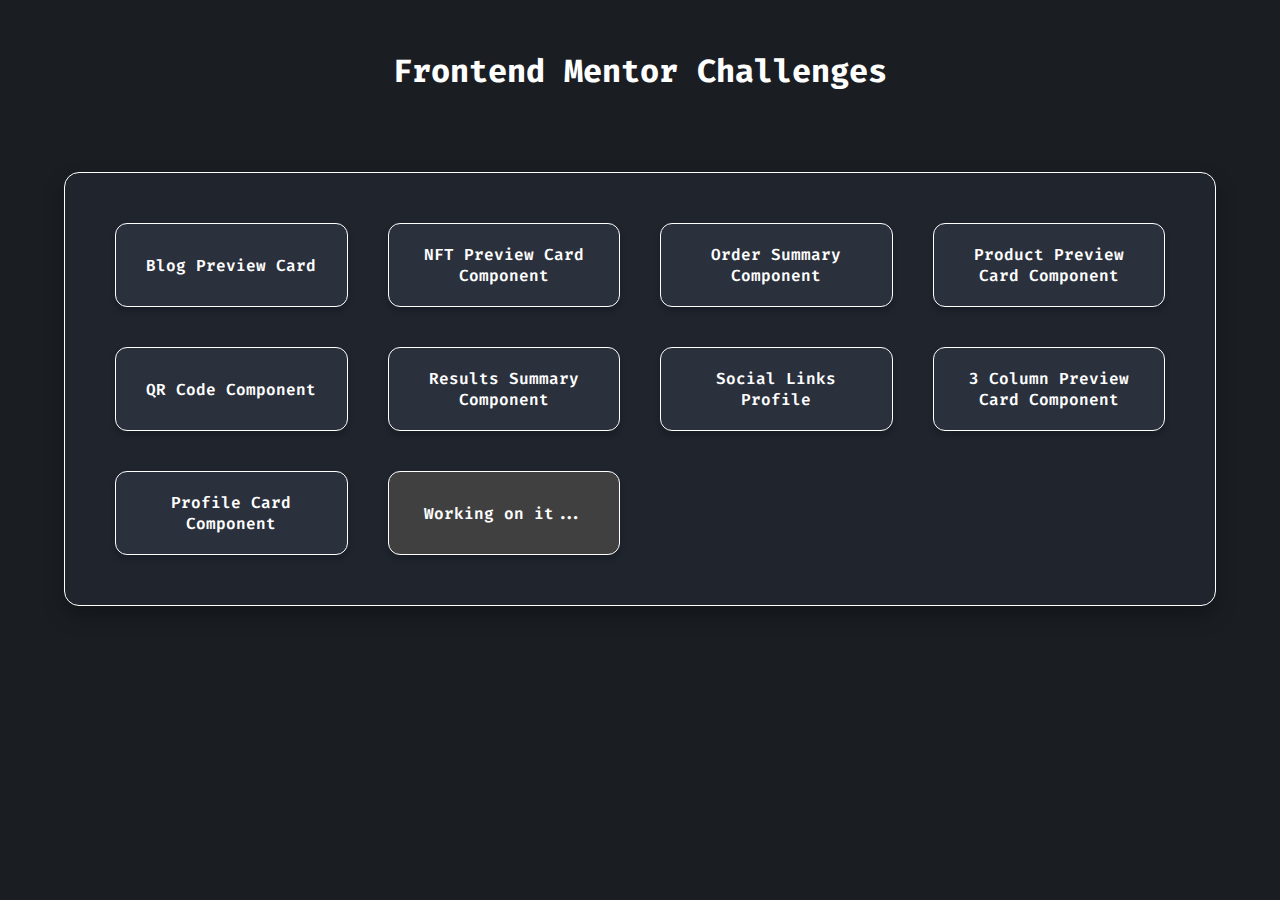
<file: index.html>
<!DOCTYPE html>
<html lang="en">

<head>
    <meta charset="UTF-8">
    <meta name="viewport" content="width=device-width, initial-scale=1.0">
    <title>Frontend Mentor Challenges</title>
    <link rel="preconnect" href="https://fonts.googleapis.com">
    <link rel="preconnect" href="https://fonts.gstatic.com" crossorigin>
    <link href="https://fonts.googleapis.com/css2?family=Fira+Code:wght@300..700&display=swap" rel="stylesheet">

    <style>
        * {
            padding: 0;
            margin: 0;
            box-sizing: border-box;
            font-family: 'Fira Code', system-ui, -apple-system, sans-serif;
        }

        body {
            color: white;
            background: hsl(216, 16%, 12%);
            display: flex;
            flex-direction: column;
            align-items: center;
            min-height: 100vh;
        }

        .title {
            margin: 50px;
            text-align: center;
        }

        .challenges-container {
            background: hsl(219, 18%, 15%);
            border: 1px solid;
            border-radius: 15px;
            padding: 50px;
            margin: 30px;
            width: 90%;
            display: grid;
            grid-template-columns: repeat(auto-fill, minmax(200px, 1fr));
            gap: 40px;
            box-shadow: 0 10px 20px rgba(0, 0, 0, 0.3);
        }

        .challenge-item {
            color: white;
            font-weight: 600;
            text-decoration: none;
            border: 1px solid;
            padding: 20px;
            border-radius: 12px;
            text-align: center;
            background: #2a303c;
            box-shadow: 0 4px 6px rgba(0, 0, 0, 0.2);
            width: 100%;
            height: 100%;
            display: flex;
            justify-content: center;
            align-items: center;
            transition: transform 0.2s, background-color 0.2s;
        }

        .challenge-item:hover {
            background: hsl(221, 16%, 23%);
            transform: translateY(-2px);
            box-shadow: 0 6px 8px rgba(0, 0, 0, 0.3);
        }

        .challenge-item:last-child {
            background: hsl(120, 1%, 25%);
        }
    </style>
</head>

<body>
    <h1 class="title">Frontend Mentor Challenges</h1>
    <div class="challenges-container">
        <a class="challenge-item" href="blog-preview-card-main/index.html">Blog Preview Card</a>
        <a class="challenge-item" href="nft-preview-card-component-main/index.html">NFT Preview Card Component</a>
        <a class="challenge-item" href="order-summary-component-main/index.html">Order Summary Component</a>
        <a class="challenge-item" href="product-preview-card-component-main/index.html">Product Preview Card
            Component</a>
        <a class="challenge-item" href="qr-code-component-main/index.html">QR Code Component</a>
        <a class="challenge-item" href="results-summary-component-main/index.html">Results Summary Component</a>
        <a class="challenge-item" href="social-links-profile-main/index.html">Social Links Profile</a>
        <a class="challenge-item" href="3-column-preview-card-component-main/index.html">3 Column Preview Card
            Component</a>
        <a class="challenge-item" href="profile-card-component-main/">Profile Card Component</a>
        <a class="challenge-item" href="#"> Working on it...</a>
    </div>
</body>

</html>
</file>
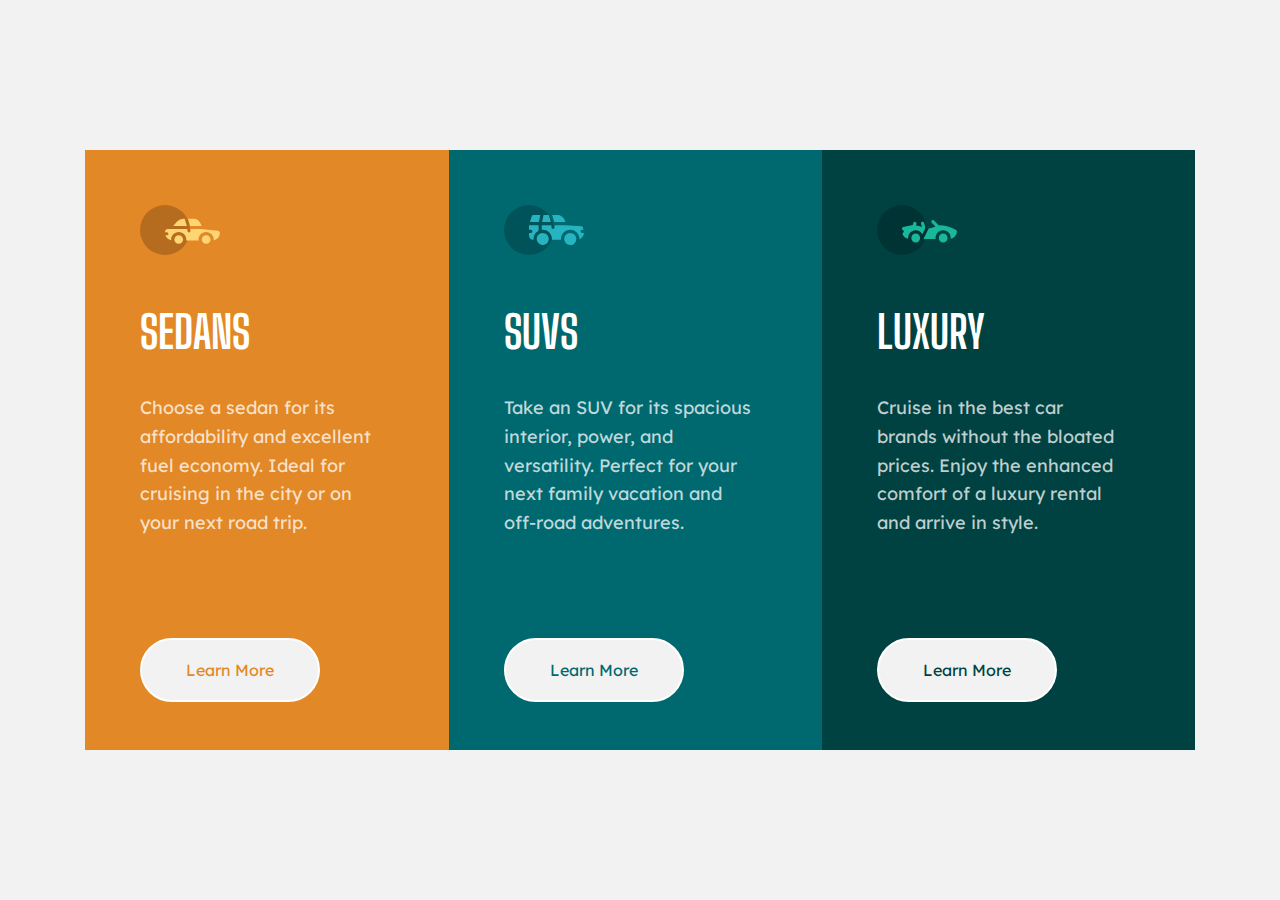
<file: 3-column-preview-card-component-main/index.html>
<!DOCTYPE html>
<html lang="en">

<head>
  <meta charset="UTF-8">
  <meta name="viewport" content="width=device-width, initial-scale=1.0">

  <link rel="icon" type="image/png" sizes="32x32" href="assets/favicon-32x32.png">
  <link rel="stylesheet" href="css/styles.css">
  <title>Frontend Mentor | 3-column preview card component</title>
</head>

<body>
  <main class="card">
    <div class="car-content car-sedans">
      <img class="car-icon" src="assets/icon-sedans.svg" alt="Icon Sedans">
      <h1 class="car-title">SEDANS</h1>
      <p class="car-description">Choose a sedan for its affordability and excellent fuel economy. Ideal for cruising in
        the city
        or on your next road trip.</p>
      <button class="car-button">Learn More</button>
    </div>
    <div class="car-content car-suvs">
      <img class="car-icon" src="assets/icon-suvs.svg" alt="Icon Suvs">
      <h1 class="car-title">SUVS</h1>
      <p class="car-description">Take an SUV for its spacious interior, power, and versatility. Perfect for your next
        family vacation and off-road adventures.</p>
      <button class="car-button">Learn More</button>
    </div>
    <div class="car-content car-luxury">
      <img class="car-icon" src="assets/icon-luxury.svg" alt="Icon Luxury">
      <h1 class="car-title">LUXURY</h1>
      <p class="car-description">Cruise in the best car brands without the bloated prices. Enjoy the enhanced comfort of
        a luxury rental and
        arrive in style.</p>
      <button class="car-button">Learn More</button>
    </div>
  </main>
</body>

</html>
</file>
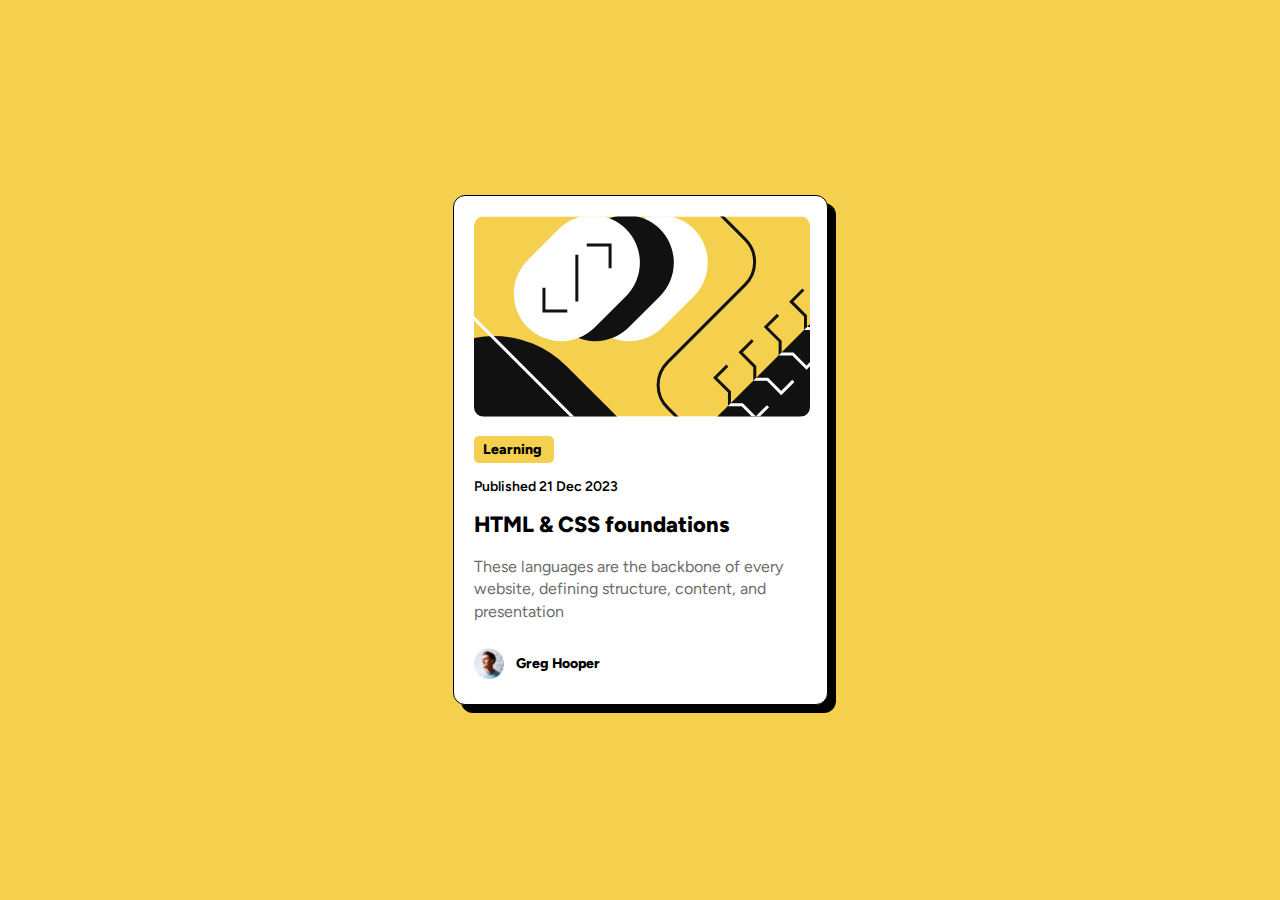
<file: blog-preview-card-main/index.html>
<!DOCTYPE html>
<html lang="en">

<head>
  <meta charset="UTF-8">
  <meta name="viewport" content="width=device-width, initial-scale=1.0">

  <link rel="icon" type="image/png" sizes="32x32" href="assets/images/favicon-32x32.png">
  <link rel="stylesheet" href="css/styles.css">

  <title>Frontend Mentor | Blog preview card</title>

</head>

<body>
  <div class="card">
    <img class="card-image" src="assets/images/illustration-article.svg" alt="Illustration Article">
    <div class="card-content">
      <span class="tag">Learning</span>
      <span class="date-published">Published 21 Dec 2023</span>
      <h2 class="card-title">HTML & CSS foundations</h2>
      <p class="card-description">These languages are the backbone of every website, defining structure, content, and
        presentation</p>
      <div class="author-info">
        <img class="author-image" src="assets/images/image-avatar.webp" alt="">
        <span class="author-name">Greg Hooper</span>
      </div>
    </div>
  </div>
</body>

</html>
</file>
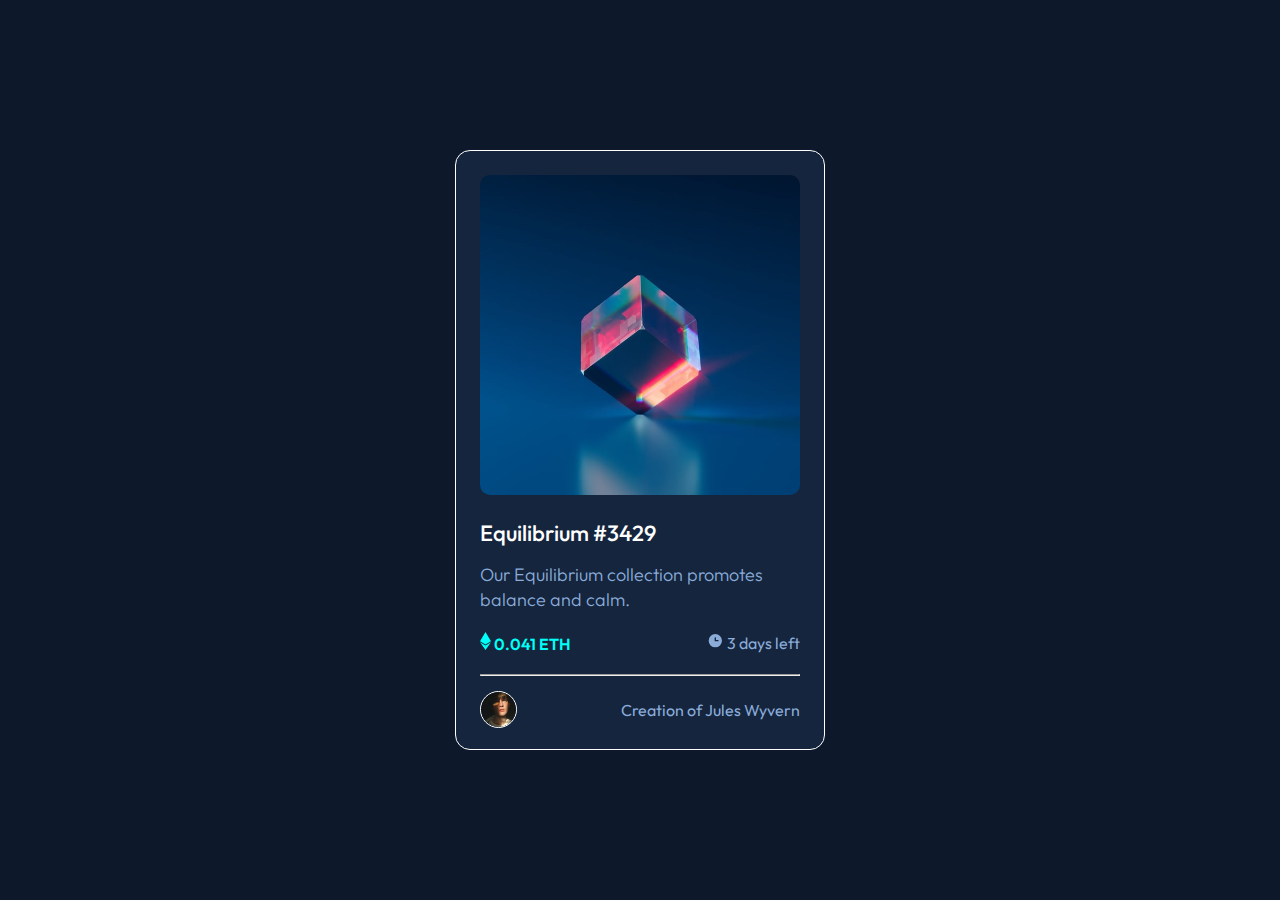
<file: nft-preview-card-component-main/index.html>
<!DOCTYPE html>
<html lang="en">

<head>
  <meta charset="UTF-8">
  <meta name="viewport" content="width=device-width, initial-scale=1.0">
  <link rel="icon" type="image/png" sizes="32x32" href="assets/favicon-32x32.png">
  <link rel="stylesheet" href="css/styles.css">
  <title>Frontend Mentor | NFT preview card component</title>
</head>

<body>
  <div class="card">
    <img class="card-image" src="assets/image-equilibrium.jpg" alt="Equilibrium">
    <div class="card-content">
      <h2 class="title">Equilibrium #3429</h2>
      <p class="description">Our Equilibrium collection promotes balance and calm.</p>
      <div class="details">
        <div>
          <img src="assets/icon-ethereum.svg" alt="Icon Ethereum">
          <span class="price">0.041 ETH</span>
        </div>
        <div>
          <img src="assets/icon-clock.svg" alt="Icon Clock">
          <span class="time"> 3 days left</span>
        </div>
      </div>
      <hr>
      <div class="creator">
        <img class="creator-image" src="assets/image-avatar.png" alt="Image Avatar">
        <span class="creator-name">Creation of Jules Wyvern</span>
      </div>
    </div>
  </div>
</body>

</html>
</file>
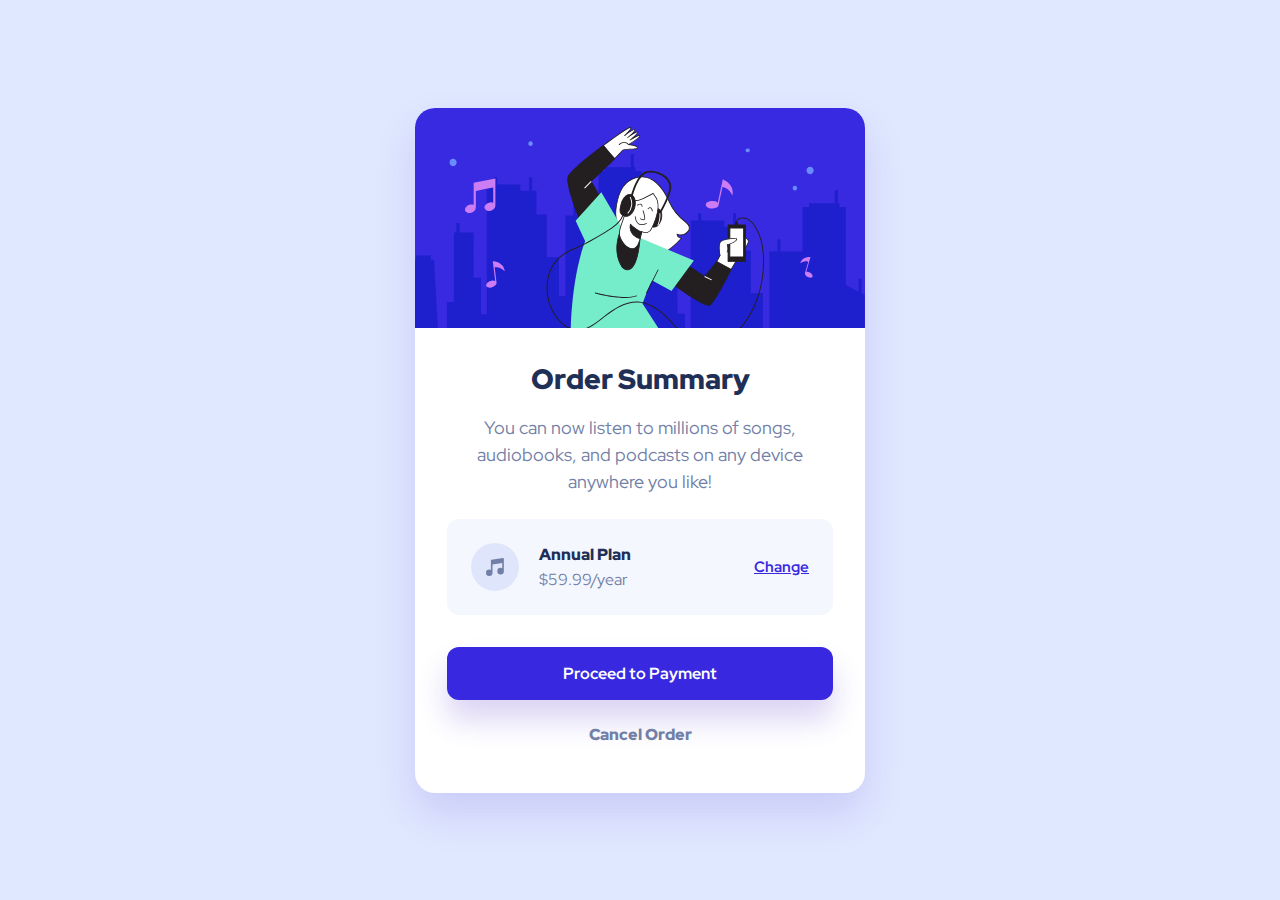
<file: order-summary-component-main/index.html>
<!DOCTYPE html>
<html lang="en">

<head>
  <meta charset="UTF-8">
  <meta name="viewport" content="width=device-width, initial-scale=1.0">

  <link rel="icon" type="image/png" sizes="32x32" href="assets/favicon-32x32.png">
  <link rel="stylesheet" href="css/styles.css">
  <title>Frontend Mentor | Order summary card</title>
</head>

<body>
  <main class="card">
    <div class="card-image">
      <img src="assets/illustration-hero.svg" alt="Illustration Hero">
    </div>
    <div class="card-content">

      <h1>Order Summary</h1>

      <p class="description">You can now listen to millions of songs, audiobooks, and podcasts on any device anywhere
        you like!</p>

      <div class="plan-box">
        <div class="icon-wrapper">
          <img src="assets/icon-music.svg" alt="">
        </div>
        <div class="plan-details">
          <div class="plan-name">Annual Plan</div>
          <div class="plan-price">$59.99/year</div>
        </div>
        <a href="#" class="change-link">Change</a>
      </div>

      <button class="proceed-button">Proceed to Payment</button>
      <button class="cancel-button">Cancel Order</button>
    </div>
  </main>
</body>

</html>
</file>
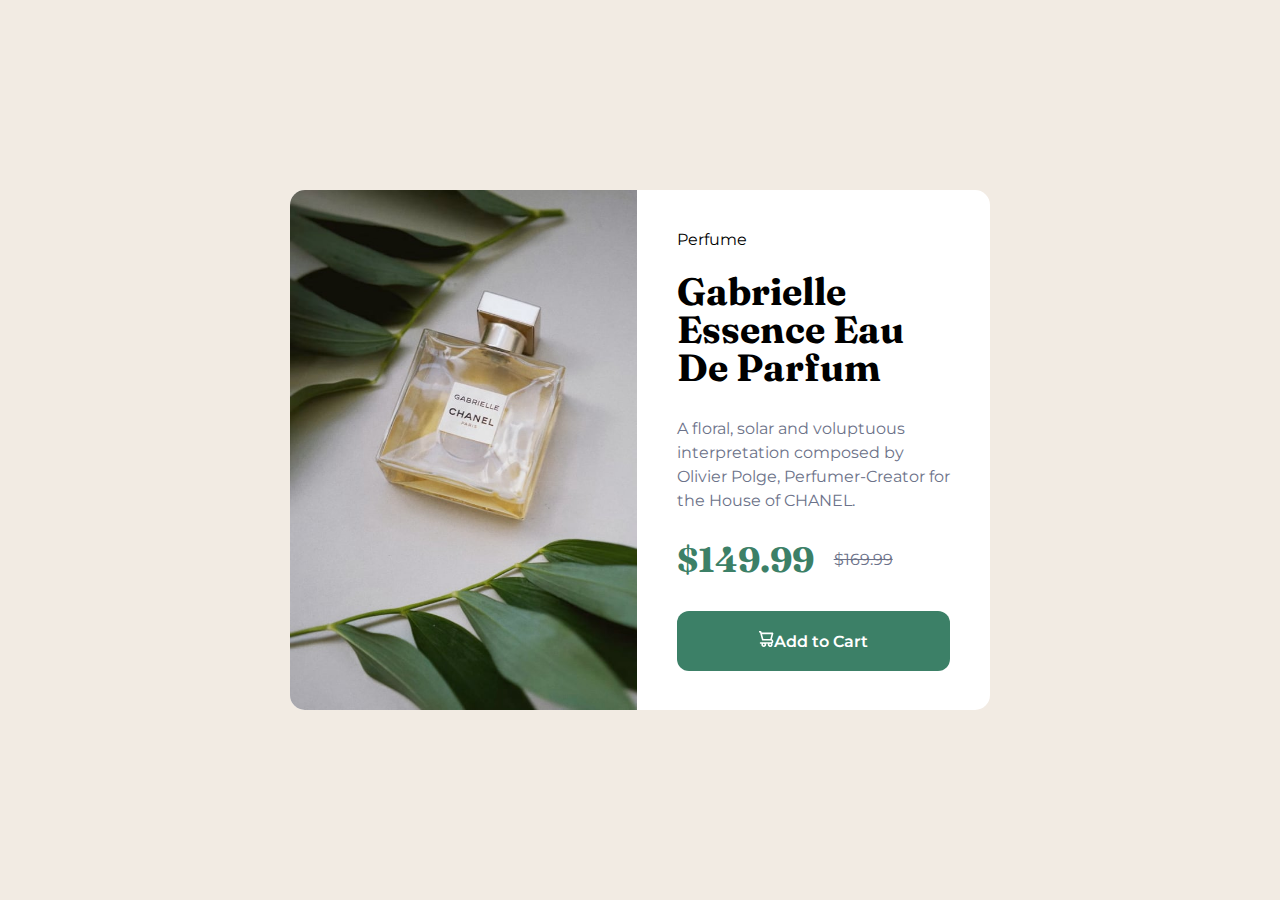
<file: product-preview-card-component-main/index.html>
<!DOCTYPE html>
<html lang="en">

<head>
  <meta charset="UTF-8">
  <meta name="viewport" content="width=device-width, initial-scale=1.0">

  <link rel="icon" type="image/png" sizes="32x32" href="assets/favicon-32x32.png">
  <link rel="stylesheet" href="css/styles.css">
  <title>Frontend Mentor | Product preview card component</title>

</head>

<body>
  <div class="card">
    <img src="assets/image-product-desktop.jpg" alt="Image Product Desktop" class="card-image">
    <div class="card-content">
      <span class="product-type">Perfume</span>
      <h1 class="product-title">Gabrielle Essence Eau De Parfum</h1>
      <p class="product-description">A floral, solar and voluptuous interpretation composed by Olivier Polge,
        Perfumer-Creator for the House of CHANEL.</p>
      <div class="product-price">
        <h2 class="product-discount-price">$149.99</h2>
        <span class="product-normal-price"><s>$169.99</s></span>
      </div>
      <button class="add-to-cart-btn"><img src="assets/icon-cart.svg" alt="Icon Cart">Add to Cart</button>
    </div>
  </div>

</body>

</html>
</file>
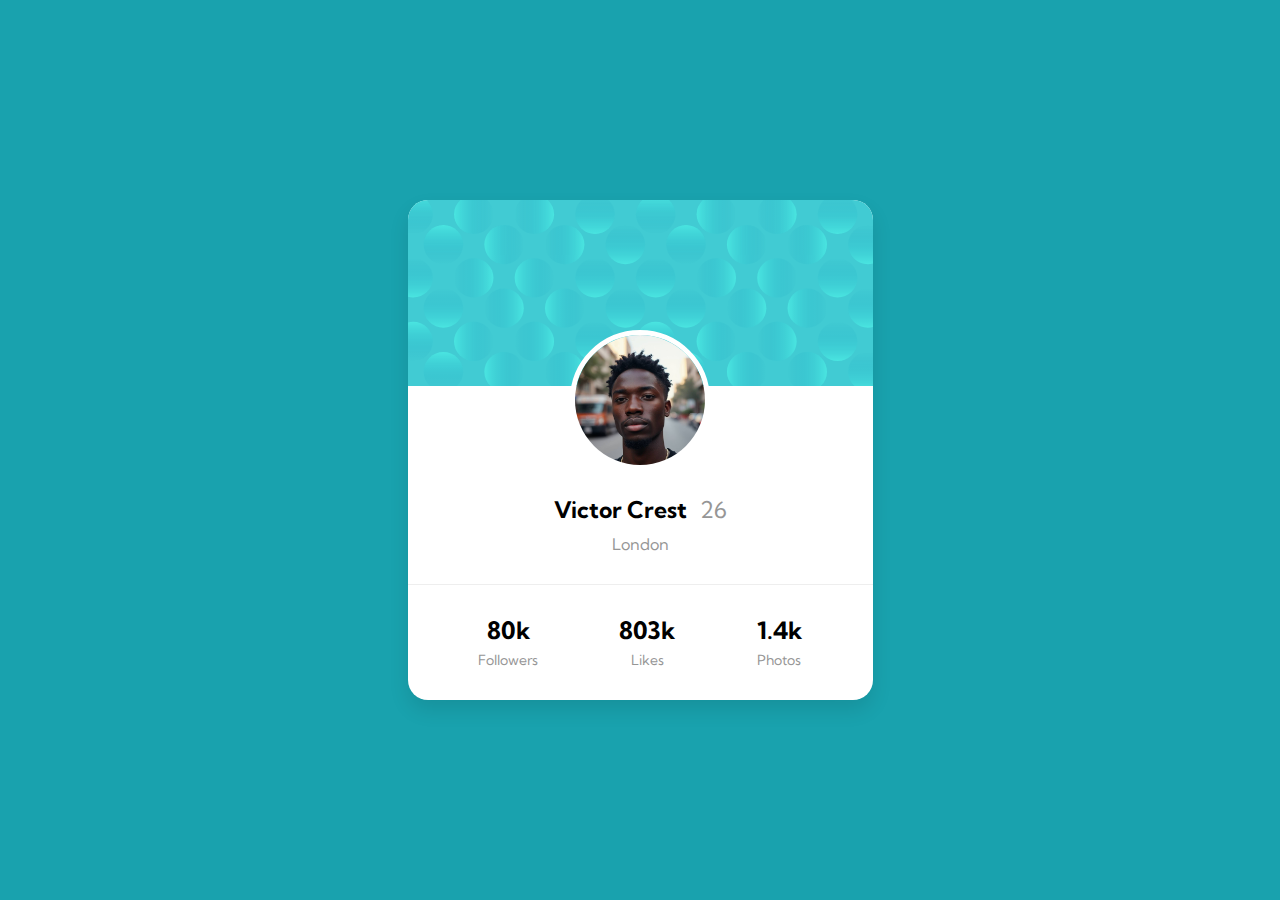
<file: profile-card-component-main/index.html>
<!DOCTYPE html>
<html lang="en">

<head>
  <meta charset="UTF-8">
  <meta name="viewport" content="width=device-width, initial-scale=1.0">

  <link rel="icon" type="image/png" sizes="32x32" href="assets/favicon-32x32.png">
  <link rel="stylesheet" href="css/styles.css">

  <title>Frontend Mentor | Profile card component</title>

</head>

<body>
  <div class="card">
    <img class="card-header" src="assets/bg-pattern-card.svg" alt="Background Pattern Card">
    <div class="profile-section">
      <img class="profile-image" src="assets/image-victor.jpg" alt="Image Victor">
      <h1 class="profile-name">Victor Crest <span>26</span></h1>
      <p class="profile-location">London</p>
    </div>
    <div class="stats">
      <div class="stat-item">
        <p class="stat-value">80k</p>
        <p class="stat-label">Followers</p>
      </div>
      <div class="stat-item">
        <p class="stat-value">803k</p>
        <p class="stat-label">Likes</p>
      </div>
      <div class="stat-item">
        <p class="stat-value">1.4k</p>
        <p class="stat-label">Photos</p>
      </div>
    </div>
  </div>

</body>

</html>
</file>
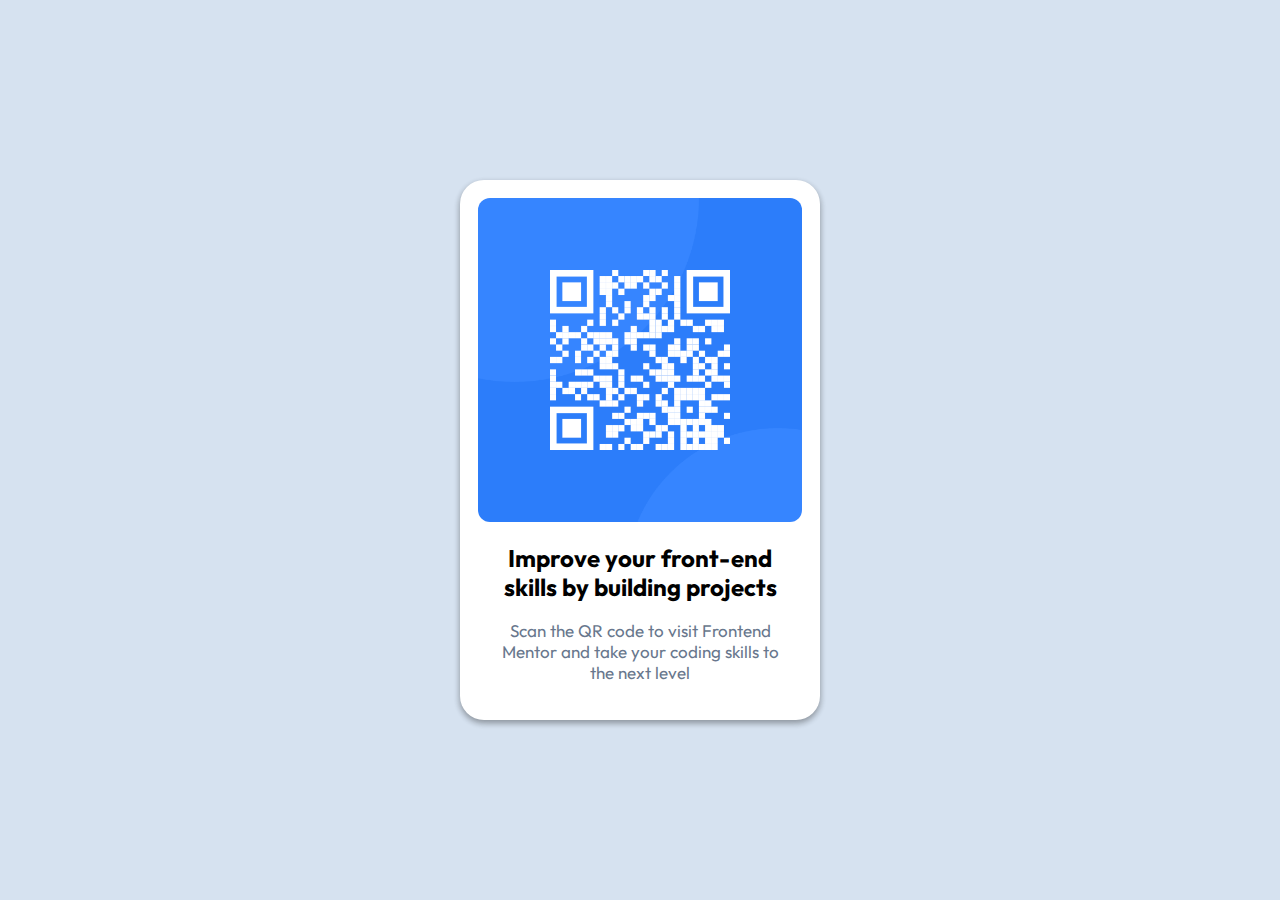
<file: qr-code-component-main/index.html>
<!DOCTYPE html>
<html lang="en">

<head>
  <meta charset="UTF-8">
  <meta name="viewport" content="width=device-width, initial-scale=1.0">

  <link rel="icon" type="image/png" sizes="32x32" href="assets/favicon-32x32.png">
  <link rel="stylesheet" href="css/styles.css">
  <title>Frontend Mentor | QR code component</title>

</head>

<body>
  <div class="card">
    <img class="card-image" src="assets/image-qr-code.png" alt="QR">
    <div class="card-content">
      <h2 class="card-title">Improve your front-end skills by building projects</h2>
      <p class="card-description">Scan the QR code to visit Frontend Mentor and take your coding skills to the next
        level
      </p>
    </div>
  </div>
</body>

</html>
</file>
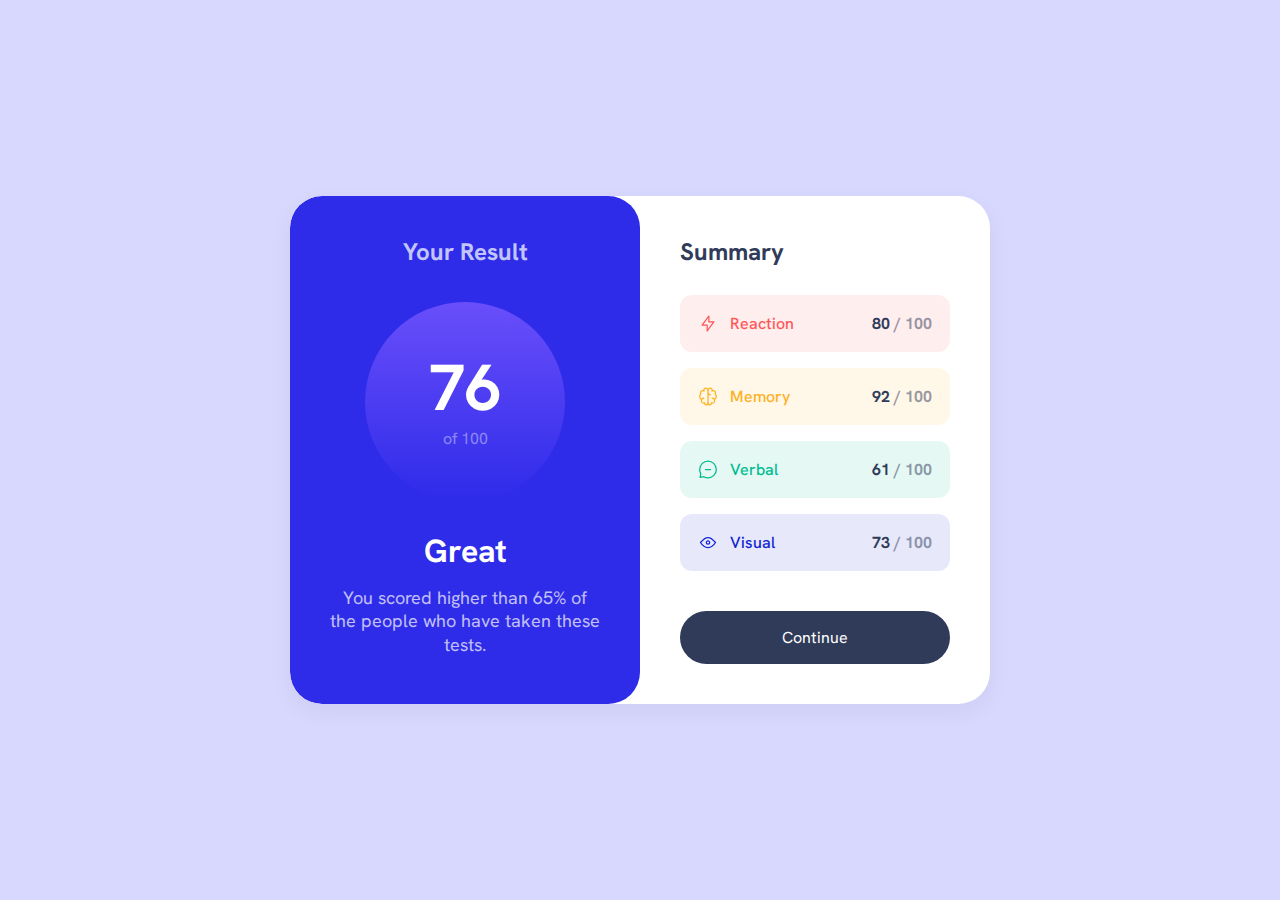
<file: results-summary-component-main/index.html>
<!DOCTYPE html>
<html lang="en">

<head>
  <meta charset="UTF-8">
  <meta name="viewport" content="width=device-width, initial-scale=1.0">

  <link rel="icon" type="image/png" sizes="32x32" href="assets/images/favicon-32x32.png">
  <link rel="stylesheet" href="css/styles.css">

  <title>Frontend Mentor | Results summary component</title>
</head>

<body>
  <main class="card">
    <section class="result">
      <h1 class="result-title">Your Result</h1>
      <div class="score-circle">
        <div class="score">76</div>
        <div class="score-max">of 100</div>
      </div>
      <h2 class="result-text">Great</h2>
      <p class="result-description">You scored higher than 65% of the people who have taken these tests.</p>
    </section>

    <section class="summary">
      <h2 class="summary-title">Summary</h2>
      <div class="summary-items">
        <div class="summary-item reaction">
          <div class="summary-item-text">
            <img src="assets/images/icon-reaction.svg" alt="Icon Reaction">
            <div class="summary-item-title">Reaction</div>
          </div>
          <div class="summary-item-score">80 <span>/ 100</span></div>
        </div>
        <div class="summary-item memory">
          <div class="summary-item-text">
            <img src="assets/images/icon-memory.svg" alt="Icon Memory">
            <div class="summary-item-title">Memory</div>
          </div>
          <div class="summary-item-score">92 <span>/ 100</span></div>
        </div>
        <div class="summary-item verbal">
          <div class="summary-item-text">
            <img src="assets/images/icon-verbal.svg" alt="Icon Verbal">
            <div class="summary-item-title">Verbal</div>
          </div>
          <div class="summary-item-score">61 <span>/ 100</span></div>
        </div>
        <div class="summary-item visual">
          <div class="summary-item-text">
            <img src="assets/images/icon-visual.svg" alt="Icon Visual">
            <div class="summary-item-title">Visual</div>
          </div>
          <div class="summary-item-score">73 <span>/ 100</span></div>
        </div>
      </div>
      <button class="continue-btn">Continue</button>
    </section>
  </main>
</body>

</html>
</file>
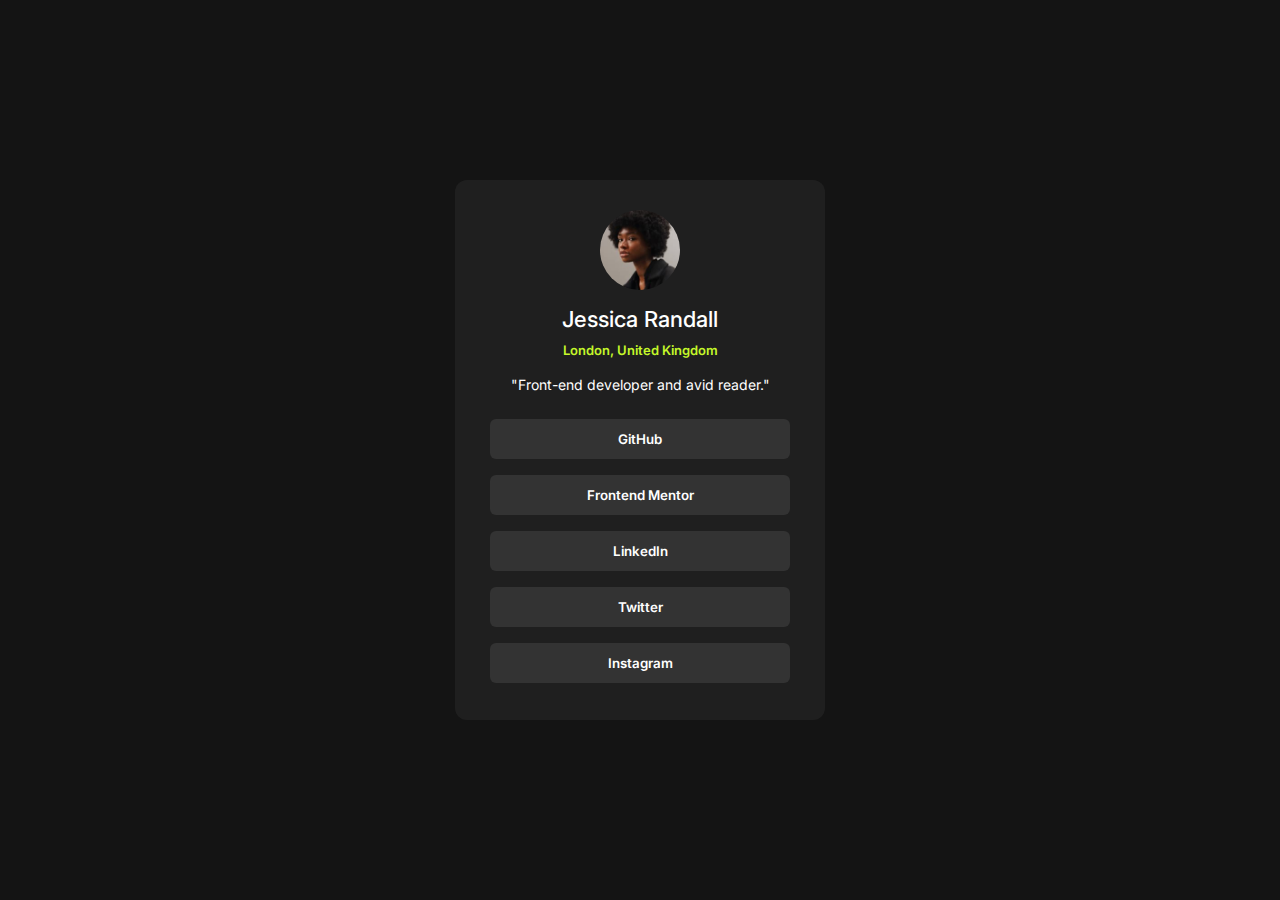
<file: social-links-profile-main/index.html>
<!DOCTYPE html>
<html lang="en">

<head>
  <meta charset="UTF-8">
  <meta name="viewport" content="width=device-width, initial-scale=1.0">
  <link rel="icon" type="image/png" sizes="32x32" href="assets/images/favicon-32x32.png">
  <link rel="stylesheet" href="css/styles.css">

  <title>Frontend Mentor | Social links profile</title>

</head>

<body>
  <div class="card">
    <div class="card-image">
      <img class="author-image" src="assets/images/avatar-jessica.jpeg" alt="Avatar Jessica">
    </div>
    <div class="card-content">
      <h2 class="author-name">Jessica Randall</h2>
      <span class="author-location">London, United Kingdom</span>
      <p class="author-description">"Front-end developer and avid reader."</p>
      <div class="buttons">
        <button class="btn">GitHub</button>
        <button class="btn">Frontend Mentor</button>
        <button class="btn">LinkedIn</button>
        <button class="btn">Twitter</button>
        <button class="btn">Instagram</button>
      </div>
    </div>
  </div>
</body>

</html>
</file>
<file: 3-column-preview-card-component-main/css/styles.css>
@import url("https://fonts.googleapis.com/css2?family=Big+Shoulders+Display:wght@100..900&display=swap");
@import url("https://fonts.googleapis.com/css2?family=Lexend+Deca:wght@100..900&display=swap");

* {
  margin: 0;
  padding: 0;
  box-sizing: border-box;
  font-family: "Lexend Deca";
}

body {
  background: hsl(0, 0%, 95%);
  display: flex;
  justify-content: center;
  align-items: center;
  min-height: 100vh;
}

.card {
  display: flex;
  width: 1110px;
  height: 600px;
  border-radius: 20px;
}

.car-content {
  display: flex;
  flex-direction: column;
  padding: 55px;
  color: white;
  overflow: hidden;
}

.car-sedans {
  background: hsl(31, 77%, 52%);
}

.car-suvs {
  background: hsl(184, 100%, 22%);
}

.car-luxury {
  background: hsl(179, 100%, 13%);
}

.car-icon {
  width: 80px;
  margin-bottom: 50px;
}

.car-title {
  font-family: "Big Shoulders Display";
  font-size: 45px;
  margin-bottom: 35px;
}

.car-description {
  color: hsla(0, 0%, 100%, 0.75);
  margin-bottom: 100px;
  padding-right: 14px;
  line-height: 1.6;
  font-size: 18px;
}

.car-button {
  background: hsl(0, 0%, 95%);
  padding: 20px;
  border-radius: 100px;
  border: none;
  width: 180px;
  font-size: 16px;
  border: 2px solid white;
}

.car-sedans .car-button {
  color: hsl(31, 77%, 52%);
}

.car-suvs .car-button {
  color: hsl(184, 100%, 22%);
}

.car-luxury .car-button {
  color: hsl(179, 100%, 13%);
}

.car-button:hover {
  background: none;
  color: white;
}
</file>
<file: blog-preview-card-main/css/styles.css>
@font-face {
  font-family: "Figtree";
  src: url("../assets/fonts/Figtree-VariableFont_wght.ttf");
}

* {
  margin: 0;
  padding: 0;
  box-sizing: border-box;
  font-family: "Figtree";
}

body {
  background: hsl(47, 88%, 63%);
  display: flex;
  justify-content: center;
  align-items: center;
  min-height: 100vh;
}

.card {
  background: hsl(0, 0%, 100%);
  width: 375px;
  height: 510px;
  border-radius: 12px;
  border: 1px solid;
  overflow: hidden;
  padding: 20px;
  box-shadow: 8px 8px 0px 0px rgba(0, 0, 0, 1);
}

.card-image {
  border-radius: 10px;
}

.card-content {
  display: flex;
  flex-direction: column;
}

.tag {
  background: hsl(47, 88%, 63%);
  padding: 5px 9px;
  border-radius: 5px;
  font-weight: 800;
  font-size: 14px;
  margin: 15px 0;
  width: 80px;
}

.date-published {
  font-size: 14px;
  font-weight: 600;
  margin-bottom: 16px;
}

.card-title {
  font-size: 22px;
  font-weight: 800;
  margin-bottom: 18px;
}

.card-description {
  color: hsl(0, 0%, 42%);
  line-height: 1.4;
  margin-bottom: 25px;
}

.author-info {
  display: flex;
  column-gap: 12px;
  align-items: center;
}

.author-image {
  width: 30px;
}

.author-name {
  font-size: 14px;
  font-weight: 800;
}
</file>
<file: nft-preview-card-component-main/css/styles.css>
@import url("https://fonts.googleapis.com/css2?family=Outfit:wght@100..900&display=swap");

* {
  padding: 0;
  margin: 0;
  font-family: "Outfit";
}

body {
  background: hsl(217, 54%, 11%);
  display: flex;
  justify-content: center;
  align-items: center;
  height: 100vh;
  box-sizing: border-box;
}

.card {
  background: hsl(216, 50%, 16%);
  border: 1px solid white;
  width: 320px;
  height: 550px;
  border-radius: 15px;
  padding: 24px;
}

.card-image {
  width: 320px;
  height: 320px;
  border-radius: 10px;
}

.card-content {
  margin-top: 20px;
}

.title {
  color: white;
  font-weight: 500;
  font-size: 22px;
}

.description {
  color: hsl(215, 51%, 70%);
  margin-top: 15px;
  font-size: 18px;
  font-weight: 300;
  line-height: 1.4;
}

.details {
  margin: 20px 0px;
  display: flex;
  justify-content: space-between;
}

.price {
  color: hsl(178, 100%, 50%);
  font-weight: 600;
}

.time {
  color: hsl(215, 51%, 70%);
}

.creator {
    margin-top: 15px;
    display: flex;
    justify-content: space-between;
    align-items: center;
}

.creator-image {
  width: 35px;
  border: 1px solid white;
  border-radius: 100px;
}

.creator-name {
  color: hsl(215, 51%, 70%);
}
</file>
<file: order-summary-component-main/css/styles.css>
@import url("https://fonts.googleapis.com/css2?family=Red+Hat+Display:ital,wght@0,300..900;1,300..900&display=swap");

* {
  padding: 0;
  margin: 0;
  box-sizing: border-box;
  font-family: "Red Hat Display";
}

body {
  min-height: 100vh;
  background: hsl(225, 100%, 94%);
  display: flex;
  align-items: center;
  justify-content: center;
  padding: 1rem;
}

.card {
  background: white;
  max-width: 450px;
  width: 100%;
  border-radius: 20px;
  overflow: hidden;
  box-shadow: 0 20px 40px rgba(75, 40, 201, 0.15);
}

.card-image {
  width: 100%;
  height: 220px;
  position: relative;
}

.card-image img {
  width: 100%;
  height: 100%;
  object-fit: cover;
}

.card-content {
  padding: 2rem;
  text-align: center;
}

h1 {
  color: hsl(223, 47%, 23%);
  font-weight: 900;
  font-size: 28px;
  margin-bottom: 1rem;
}

.description {
  color: hsl(224, 23%, 55%);
  font-size: 18px;
  line-height: 1.5;
  margin-bottom: 1.5rem;
  padding: 0 1rem;
}

.plan-box {
  background: hsl(225, 100%, 98%);
  border-radius: 12px;
  padding: 1.5rem;
  display: flex;
  align-items: center;
  margin-bottom: 2rem;
}

.icon-wrapper {
  width: 48px;
  height: 48px;
  display: flex;
  align-items: center;
  justify-content: center;
}

.plan-details {
  margin-left: 1.25rem;
  flex: 1;
  text-align: left;
}

.plan-name {
  color: hsl(223, 47%, 23%);
  font-weight: 900;
  margin-bottom: 0.25rem;
}

.plan-price {
  color: hsl(224, 23%, 55%);
}

.change-link {
  color: hsl(245, 75%, 52%);
  font-weight: 700;
  text-decoration: underline;
  font-size: 15px;
}

.change-link:hover {
  text-decoration: none;
  opacity: 0.7;
}

.proceed-button {
  background: hsl(245, 75%, 52%);
  color: white;
  width: 100%;
  padding: 1rem;
  border: none;
  border-radius: 12px;
  font-weight: 700;
  font-size: 1rem;
  cursor: pointer;
  box-shadow: 0 20px 30px rgba(75, 40, 201, 0.2);
  margin-bottom: 1.5rem;
  transition: opacity 0.2s;
}

.proceed-button:hover {
  opacity: 0.7;
}

.cancel-button {
  background: none;
  border: none;
  color: hsl(224, 23%, 55%);
  font-weight: 900;
  cursor: pointer;
  font-size: 1rem;
  margin-bottom: 1rem;
  transition: color 0.2s;
}

.cancel-button:hover {
  color: hsl(223, 47%, 23%);
}
</file>
<file: product-preview-card-component-main/css/styles.css>
@import url("https://fonts.googleapis.com/css2?family=Montserrat:ital,wght@0,100..900;1,100..900&display=swap");

@import url("https://fonts.googleapis.com/css2?family=Fraunces:ital,opsz,wght@0,9..144,100..900;1,9..144,100..900&display=swap");

* {
  padding: 0;
  margin: 0;
  box-sizing: border-box;
  font-family: "Montserrat";
}

body {
  display: flex;
  justify-content: center;
  align-items: center;
  min-height: 100vh;
  background: hsl(30, 38%, 92%);
}

.card {
  display: flex;
  border-radius: 15px;
  height: 520px;
  width: 700px;
  overflow: hidden;
  background: white;
}

.card-image {
  object-fit: cover;
}

.card-content {
  display: flex;
  flex-direction: column;
  padding: 40px;
}

.product-type {
  margin-bottom: 24px;
}

.product-title {
  font-family: "Fraunces";
  font-size: 38px;
  font-weight: 700;
  line-height: 1;
  margin-bottom: 30px;
}

.product-description {
  margin-bottom: 25px;
  line-height: 1.5;
  color: hsl(228, 12%, 48%);
}

.product-price {
  display: flex;
  margin-bottom: 30px;
  align-items: center;
  color: hsl(228, 12%, 48%);
  gap: 20px;
}

.product-discount-price {
  font-family: "Fraunces";
  color: hsl(158, 36%, 37%);
  font-size: 35px;
}

.add-to-cart-btn {
  padding: 20px;
  border: none;
  border-radius: 12px;
  background: hsl(158, 36%, 37%);
  color: white;
  font-size: 16px;
  font-weight: 600;
}
</file>
<file: profile-card-component-main/css/styles.css>
@import url("https://fonts.googleapis.com/css2?family=Kumbh+Sans:wght@100..900&family=Lexend+Deca:wght@100..900&display=swap");

* {
  margin: 0;
  padding: 0;
  box-sizing: border-box;
  font-family: "Kumbh Sans";
}

body {
  background: hsl(185, 75%, 39%);
  min-height: 100vh;
  display: flex;
  justify-content: center;
  align-items: center;
}

.card {
  width: 465px;
  height: 500px;
  border-radius: 20px;
  background: white;
  overflow: hidden;
  box-shadow: 0 10px 20px rgba(0, 0, 0, 0.1);
}

.card-header {
  width: 100%;
}

.profile-section {
  display: flex;
  flex-direction: column;
  align-items: center;
  padding-bottom: 30px;
  border-bottom: 1px solid #eee;
}

.profile-image {
  width: 140px;
  height: 140px;
  border-radius: 50%;
  border: 5px solid white;
  margin-top: -60px;
}

.profile-name {
  font-size: 23px;
  margin-top: 25px;
}

.profile-name span {
  color: hsl(0, 0%, 59%);
  font-weight: 400;
  margin-left: 8px;
}

.profile-location {
  margin-top: 10px;
  color: hsl(0, 0%, 59%);
}

.stats {
  display: flex;
  justify-content: space-around;
  align-items: center;
  padding: 30px;
  text-align: center;
}

.stat-item {
  display: flex;
  flex-direction: column;
  gap: 6px;
}

.stat-value {
  font-size: 24px;
  font-weight: 700;
}

.stat-label {
  font-size: 14px;
  color: hsl(0, 0%, 59%);
}
</file>
<file: qr-code-component-main/css/styles.css>
@import url("https://fonts.googleapis.com/css2?family=Outfit:wght@100..900&display=swap");

* {
  padding: 0;
  margin: 0;
  box-sizing: border-box;
  font-family: "Outfit";
}

body {
  display: flex;
  justify-content: center;
  align-items: center;
  min-height: 100vh;
  background: hsl(212, 45%, 89%);
}

.card {
  padding: 18px;
  border-radius: 24px;
  background: white;
  width: 360px;
  height: 540px;
  box-shadow: rgba(0, 0, 0, 0.16) 0px 3px 6px, rgba(0, 0, 0, 0.23) 0px 3px 6px;
}

.card-image {
  width: 100%;
  border-radius: 12px;
}

.card-content {
  text-align: center;
  padding: 18px;
}

.card-title {
  line-height: 1.2;
  margin-bottom: 18px;
}

.card-description {
  color: hsl(216, 15%, 48%);
  font-size: 17px;
}
</file>
<file: results-summary-component-main/css/styles.css>
@import url("https://fonts.googleapis.com/css2?family=Hanken+Grotesk:ital,wght@0,100..900;1,100..900&display=swap");

* {
  margin: 0;
  padding: 0;
  box-sizing: border-box;
  font-family: "Hanken Grotesk";
}

body {
  min-height: 100vh;
  display: flex;
  justify-content: center;
  align-items: center;
  background: hsl(241, 100%, 89%, 0.7);
}

.card {
  display: flex;
  max-width: 700px;
  background: white;
  border-radius: 32px;
  box-shadow: 0 8px 24px rgba(0, 0, 0, 0.05);
  overflow: hidden;
}

.result {
  padding: 40px;
  background: hsl(241, 81%, 54%);
  color: white;
  text-align: center;
  border-radius: 32px;
  flex: 1;
}

.result-title {
  font-size: 24px;
  color: hsl(221, 100%, 96%, 0.8);
  margin-bottom: 35px;
}

.score-circle {
  width: 200px;
  height: 200px;
  background: linear-gradient(
    to bottom,
    rgba(120, 87, 255, 0.8),
    rgba(94, 63, 230, 0)
  );
  border-radius: 50%;
  margin: 0 auto 28px;
  display: flex;
  flex-direction: column;
  justify-content: center;
  align-items: center;
}

.score {
  font-size: 65px;
  font-weight: 700;
  line-height: 1;
}

.score-max {
  opacity: 0.4;
  margin-top: 8px;
}

.result-text {
  font-size: 32px;
  margin-bottom: 14px;
}

.result-description {
  opacity: 0.7;
  font-size: 18px;
  line-height: 1.3;
}

/* Summary Section */

.summary {
  padding: 40px;
  flex: 1;
}

.summary-title {
  font-size: 24px;
  color: hsl(224, 30%, 27%);
  margin-bottom: 28px;
}

.summary-items {
  display: flex;
  flex-direction: column;
  gap: 16px;
  margin-bottom: 40px;
}

.summary-item {
  display: flex;
  justify-content: space-between;
  padding: 18px;
  border-radius: 12px;
  font-weight: 500;
}

.summary-item-text {
  display: flex;
  gap: 12px;
}

.summary-item-title {
  display: flex;
  gap: 12px;
  align-items: center;
}

.summary-item.reaction {
  background: hsl(0, 100%, 67%, 0.1);
  color: hsl(0, 100%, 67%);
}

.summary-item.memory {
  background: hsl(39, 100%, 56%, 0.1);
  color: hsl(39, 100%, 56%);
}

.summary-item.verbal {
  background: hsl(166, 100%, 37%, 0.1);
  color: hsl(166, 100%, 37%);
}

.summary-item.visual {
  background: hsl(234, 85%, 45%, 0.1);
  color: hsl(234, 85%, 45%);
}

.summary-item-score {
  color: hsl(224, 30%, 27%);
  font-weight: 700;
}

.summary-item-score span {
  opacity: 0.5;
}

.continue-btn {
  width: 100%;
  padding: 16px;
  background: hsl(224, 30%, 27%);
  color: white;
  border: none;
  border-radius: 128px;
  font-size: 16px;
  cursor: pointer;
  transition: background-color 0.3s;
}
</file>
<file: social-links-profile-main/css/styles.css>
@import url("https://fonts.googleapis.com/css2?family=Inter:ital,opsz,wght@0,14..32,100..900;1,14..32,100..900&display=swap");

* {
  padding: 0;
  margin: 0;
  font-family: "Inter";
  box-sizing: border-box;
}

body {
  background: hsl(0, 0%, 8%);
  color: white;
  display: flex;
  justify-content: center;
  align-items: center;
  height: 100vh;
}

.card {
  display: flex;
  flex-direction: column;
  justify-content: center;
  align-items: center;
  background: hsl(0, 0%, 12%);
  width: 370px;
  height: 540px;
  border-radius: 12px;
  padding: 30px;
}

.card-content {
  display: flex;
  flex-direction: column;
  align-items: center;
}

.author-image {
  border-radius: 100px;
  width: 80px;
}

.author-name {
  color: white;
  font-size: 22px;
  font-weight: 500;
  margin-top: 12px;
}

.author-location {
  color: hsl(75, 94%, 57%);
  font-size: 13px;
  font-weight: 600;
  margin-top: 10px;
}

.author-description {
  font-size: 14px;
  font-weight: 400;
  margin: 18px 0;
}

.btn {
  background: hsl(0, 0%, 20%);
  color: white;
  width: 300px;
  padding: 12px;
  border: none;
  border-radius: 6px;
  margin: 8px;
  font-weight: 600;
}

.btn:hover {
  background: hsl(75, 94%, 57%);
  color: hsl(0, 0%, 12%);
}

.attribution {
  font-size: 11px;
  text-align: center;
}

.attribution a {
  color: hsl(231, 100%, 99%);
}
</file>
